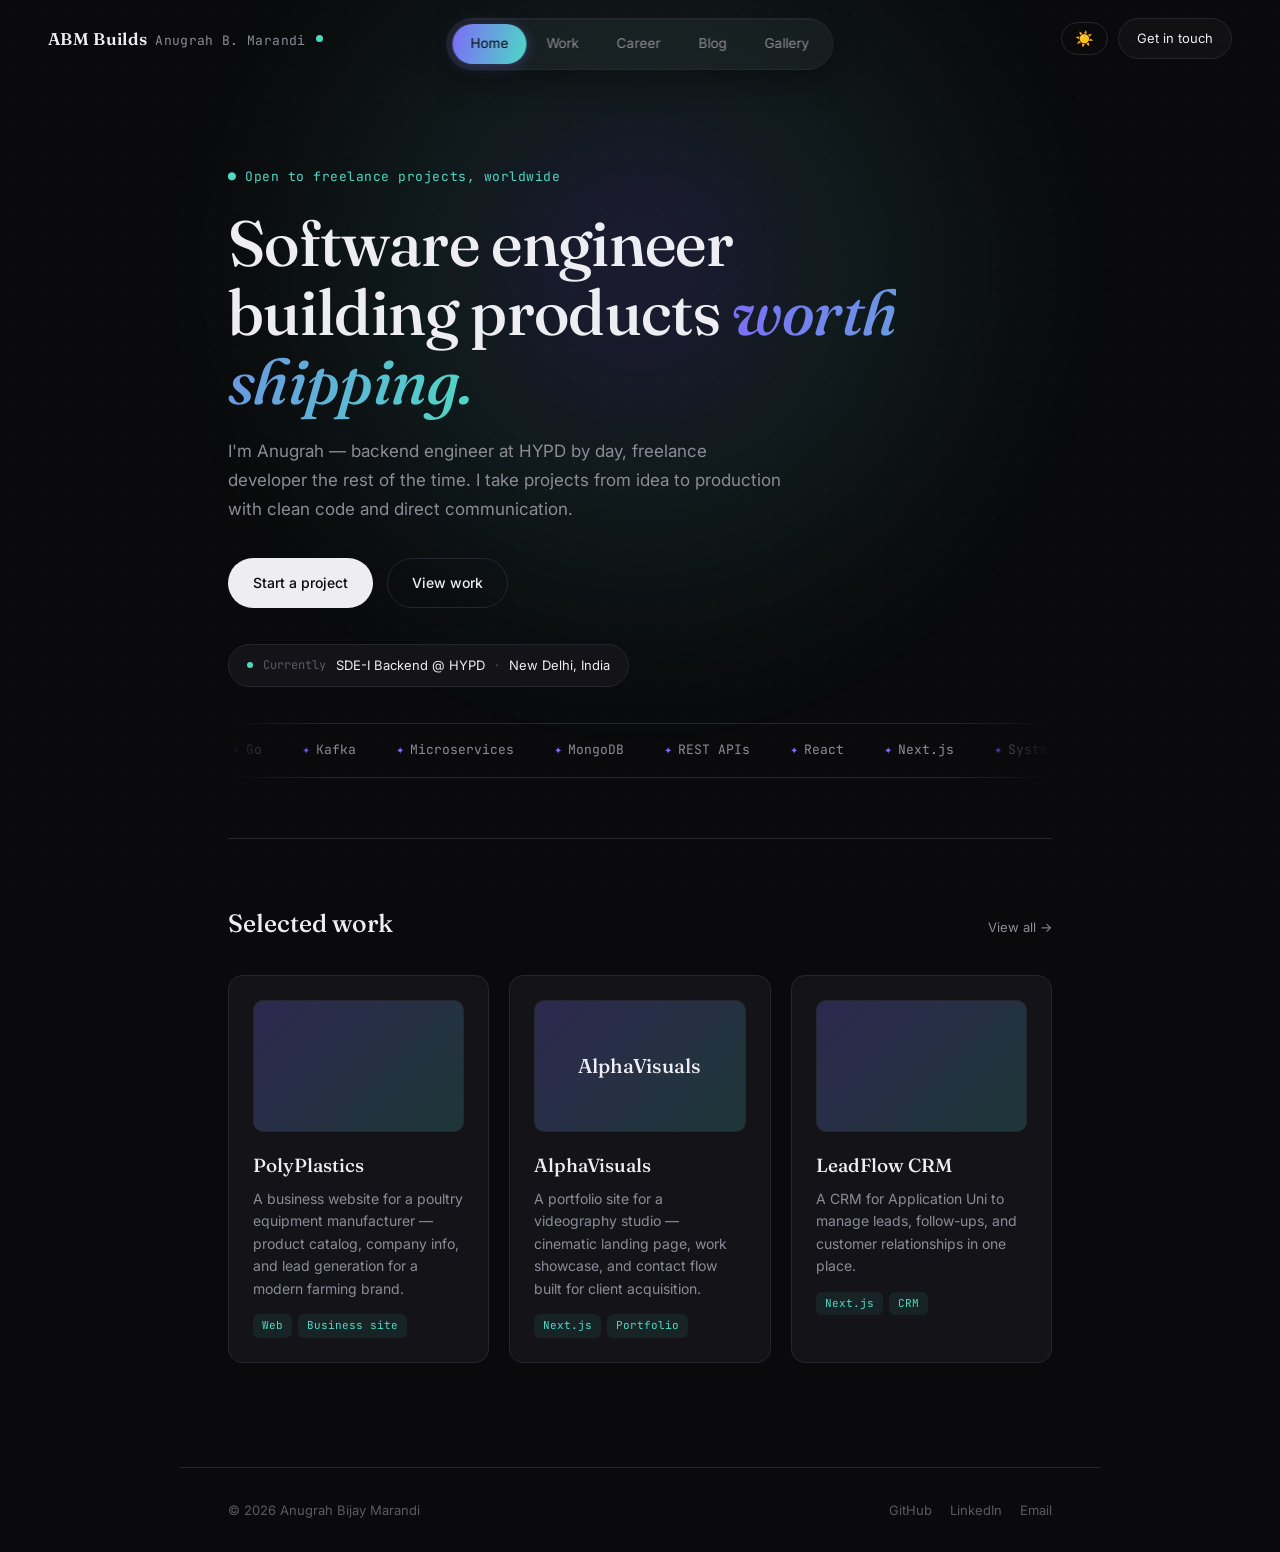
<file: index.html>
<!DOCTYPE html>
<html lang="en">
<head>
<meta charset="UTF-8">
<meta name="viewport" content="width=device-width, initial-scale=1.0">
<title>ABM Builds — Anugrah Bijay Marandi</title>
<meta name="description" content="Anugrah Bijay Marandi — Software Engineer at HYPD and freelance developer. Backend systems, web builds, and everything in between.">
<link rel="preconnect" href="https://fonts.googleapis.com">
<link rel="preconnect" href="https://fonts.gstatic.com" crossorigin>
<link href="https://fonts.googleapis.com/css2?family=Fraunces:ital,opsz,wght@0,9..144,400;0,9..144,500;0,9..144,600;1,9..144,500&family=Inter:wght@400;500;600&family=JetBrains+Mono:wght@400;500&display=swap" rel="stylesheet">
<link rel="icon" href="favicon.svg" type="image/svg+xml">
<meta property="og:title" content="ABM Builds — Anugrah Bijay Marandi">
<meta property="og:description" content="Backend engineer at HYPD &amp; freelance dev. Building products worth shipping.">
<meta property="og:type" content="website">
<meta property="og:url" content="https://abm-builds.vercel.app/">
<meta name="twitter:card" content="summary">
<meta name="twitter:title" content="ABM Builds">
<meta name="twitter:description" content="Backend engineer at HYPD &amp; freelance dev.">
<link rel="stylesheet" href="css/style.css">
<script>document.documentElement.setAttribute("data-theme",localStorage.getItem("abm-theme")||"dark");</script>
</head>
<body>

<div class="bg-glow"></div>

<nav>
  <div class="nav-left">
    <a class="logo" href="index.html">ABM Builds<span>Anugrah B. Marandi</span></a>
    <span class="status-dot" title="Open to freelance work"></span>
  </div>
  <button class="nav-toggle" aria-label="Toggle menu">☰</button>
  <div class="nav-links">
    <a href="index.html" class="active">Home</a>
    <a href="work.html">Work</a>
    <a href="about.html">Career</a>
    <a href="blog.html">Blog</a>
    <a href="gallery.html">Gallery</a>
  </div>
  <div class="nav-right">
    <button class="theme-toggle" aria-label="Toggle theme" title="Toggle light/dark">☀️</button>
    <a class="nav-cta" href="contact.html">Get in touch</a>
  </div>
</nav>

<main>

  <div class="hero">
    <div class="eyebrow">● Open to freelance projects, worldwide</div>
    <h1>Software engineer<br>building products <em>worth shipping.</em></h1>
    <p class="lead">I'm Anugrah — backend engineer at HYPD by day, freelance developer the rest of the time. I take projects from idea to production with clean code and direct communication.</p>
    <div class="hero-actions">
      <a class="btn btn-primary" href="contact.html">Start a project</a>
      <a class="btn btn-ghost" href="work.html">View work</a>
    </div>

    <div class="currently-badge">
      <span class="badge-dot"></span>
      <span class="badge-label">Currently</span>
      <span class="badge-value">SDE-I Backend @ HYPD</span>
      <span class="badge-sep">·</span>
      <span class="badge-value">New Delhi, India</span>
    </div>

    <div class="marquee-wrap">
      <div class="marquee-track">
        <span>Go</span><span>Kafka</span><span>Microservices</span><span>MongoDB</span><span>REST APIs</span><span>React</span><span>Next.js</span><span>System Design</span><span>JavaScript</span>
        <span>Go</span><span>Kafka</span><span>Microservices</span><span>MongoDB</span><span>REST APIs</span><span>React</span><span>Next.js</span><span>System Design</span><span>JavaScript</span>
      </div>
    </div>
  </div>

  <div class="section-block">
    <div class="section-head">
      <h2>Selected work</h2>
      <a href="work.html">View all →</a>
    </div>
    <div class="preview-grid">
      <a class="card" href="https://www.polypoultry.com/" target="_blank" rel="noopener">
        <div class="card-thumb logo-tile">
          <img src="https://www.polypoultry.com/images/logo.png" alt="PolyPlastics logo" onerror="this.parentElement.classList.add('gradient-tile'); this.remove(); this.parentElement.innerHTML='PolyPlastics';">
        </div>
        <h3>PolyPlastics</h3>
        <p>A business website for a poultry equipment manufacturer — product catalog, company info, and lead generation for a modern farming brand.</p>
        <div class="card-tags">
          <span class="mini-tag">Web</span>
          <span class="mini-tag">Business site</span>
        </div>
      </a>
      <a class="card" href="https://alphavisuals.vercel.app/" target="_blank" rel="noopener">
        <div class="card-thumb gradient-tile">AlphaVisuals</div>
        <h3>AlphaVisuals</h3>
        <p>A portfolio site for a videography studio — cinematic landing page, work showcase, and contact flow built for client acquisition.</p>
        <div class="card-tags">
          <span class="mini-tag">Next.js</span>
          <span class="mini-tag">Portfolio</span>
        </div>
      </a>
      <a class="card" href="https://leadflow-crm.vercel.app/" target="_blank" rel="noopener">
        <div class="card-thumb logo-tile">
          <img src="https://leadflow-crm.vercel.app/logo.png" alt="LeadFlow CRM logo" onerror="this.parentElement.classList.add('gradient-tile'); this.remove(); this.parentElement.innerHTML='LeadFlow';">
        </div>
        <h3>LeadFlow CRM</h3>
        <p>A CRM for Application Uni to manage leads, follow-ups, and customer relationships in one place.</p>
        <div class="card-tags">
          <span class="mini-tag">Next.js</span>
          <span class="mini-tag">CRM</span>
        </div>
      </a>
    </div>
  </div>

</main>

<footer>
  <span>© 2026 Anugrah Bijay Marandi</span>
  <div class="socials">
    <a href="https://github.com/abm-builds" target="_blank" rel="noopener">GitHub</a>
    <a href="https://www.linkedin.com/in/anugrah-b-a963501b3/" target="_blank" rel="noopener">LinkedIn</a>
    <a href="mailto:freelance.work.abm@gmail.com">Email</a>
  </div>
</footer>

<script src="js/main.js"></script>
</body>
</html>
</file>
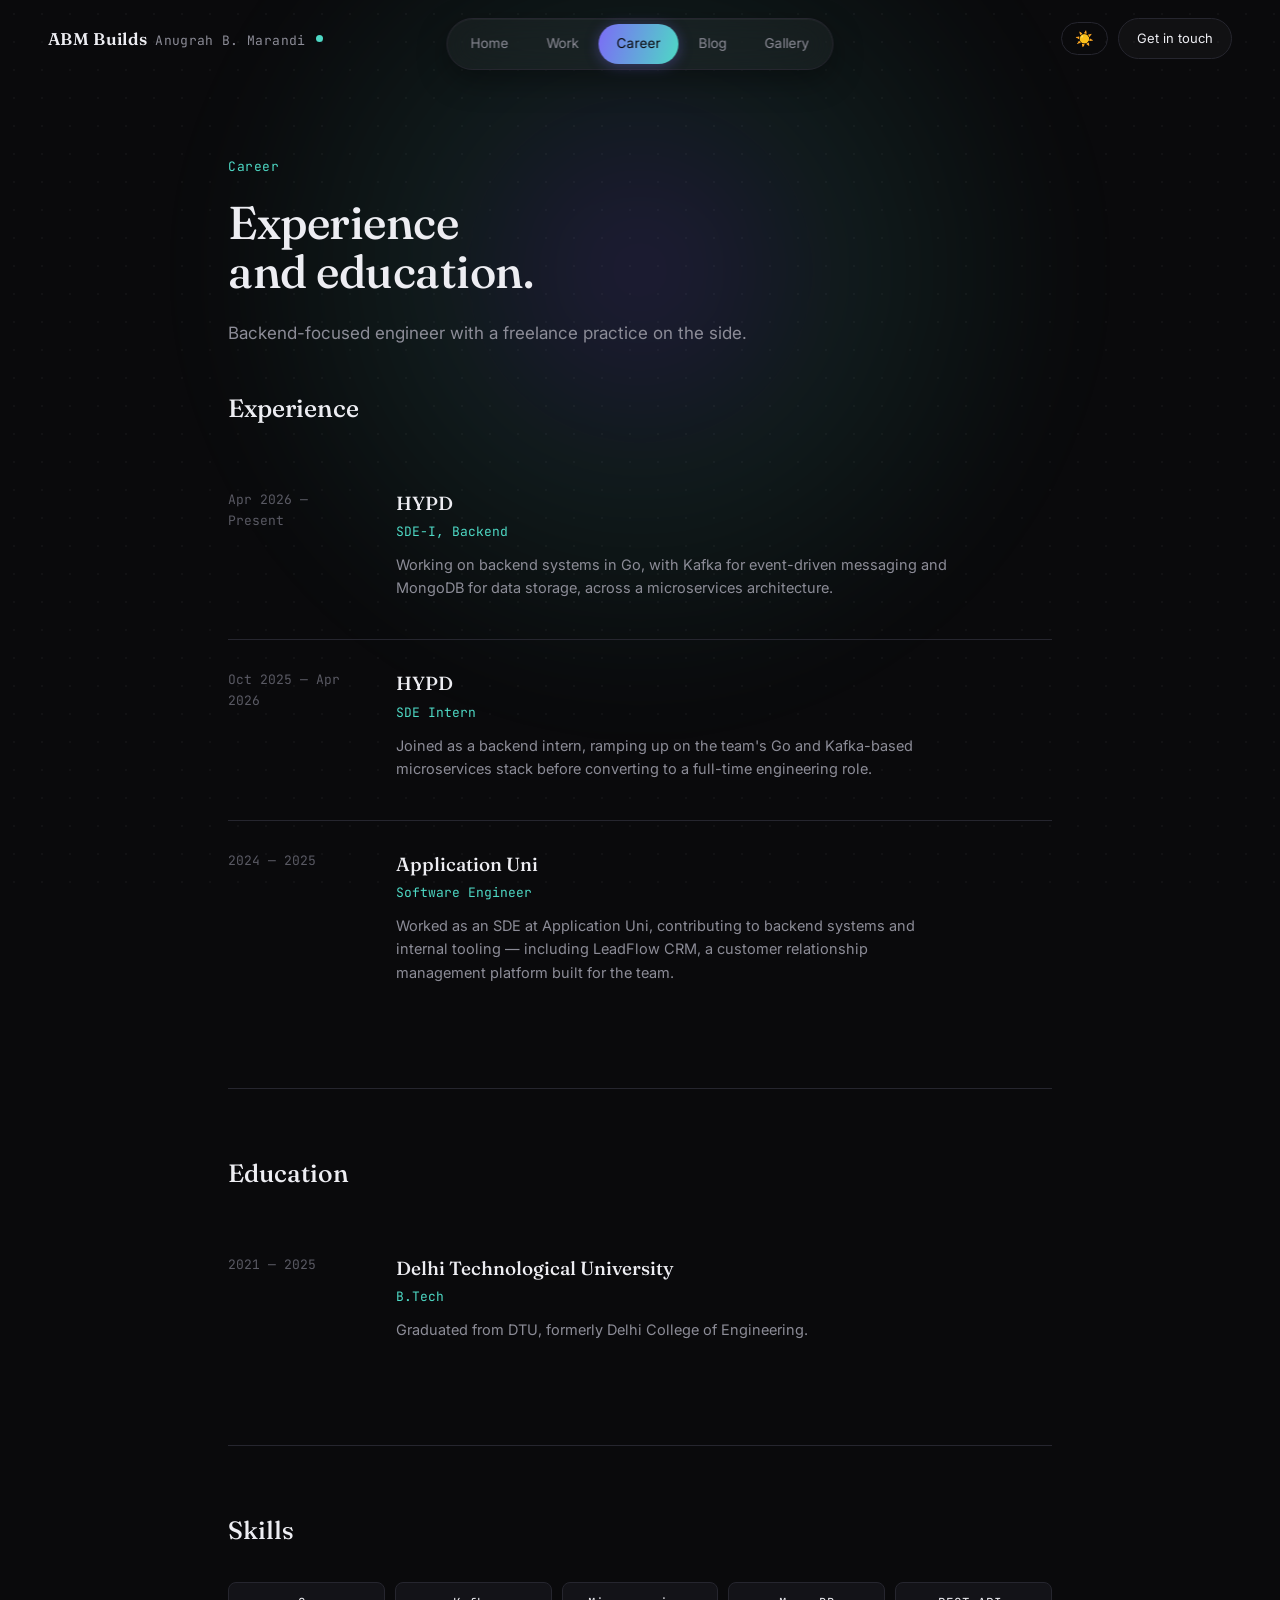
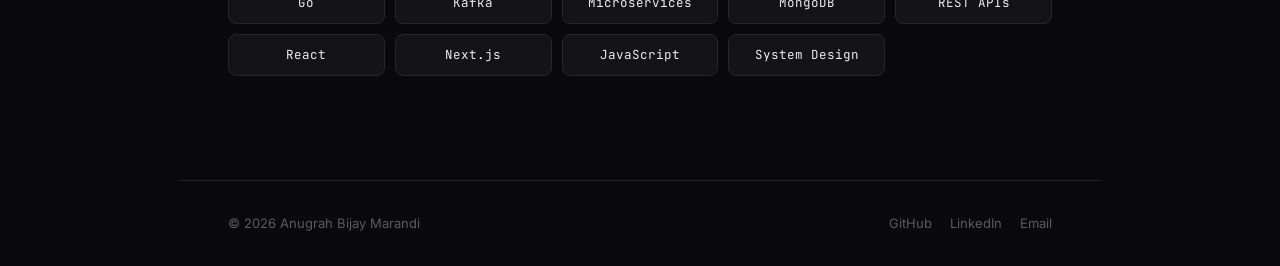
<file: about.html>
<!DOCTYPE html>
<html lang="en">
<head>
<meta charset="UTF-8">
<meta name="viewport" content="width=device-width, initial-scale=1.0">
<title>Career — ABM Builds</title>
<link rel="preconnect" href="https://fonts.googleapis.com">
<link rel="preconnect" href="https://fonts.gstatic.com" crossorigin>
<link href="https://fonts.googleapis.com/css2?family=Fraunces:ital,opsz,wght@0,9..144,400;0,9..144,500;0,9..144,600;1,9..144,500&family=Inter:wght@400;500;600&family=JetBrains+Mono:wght@400;500&display=swap" rel="stylesheet">
<link rel="icon" href="favicon.svg" type="image/svg+xml">
<link rel="stylesheet" href="css/style.css">
<script>document.documentElement.setAttribute("data-theme",localStorage.getItem("abm-theme")||"dark");</script>
</head>
<body>

<div class="bg-glow"></div>

<nav>
  <div class="nav-left">
    <a class="logo" href="index.html">ABM Builds<span>Anugrah B. Marandi</span></a>
    <span class="status-dot" title="Open to freelance work"></span>
  </div>
  <button class="nav-toggle" aria-label="Toggle menu">☰</button>
  <div class="nav-links">
    <a href="index.html">Home</a>
    <a href="work.html">Work</a>
    <a href="about.html" class="active">Career</a>
    <a href="blog.html">Blog</a>
    <a href="gallery.html">Gallery</a>
  </div>
  <div class="nav-right">
    <button class="theme-toggle" aria-label="Toggle theme" title="Toggle light/dark">☀️</button>
    <a class="nav-cta" href="contact.html">Get in touch</a>
  </div>
</nav>

<main>
  <div class="hero" style="padding:80px 0 40px;">
    <div class="eyebrow">Career</div>
    <h1 style="font-size:clamp(32px,5vw,46px);">Experience<br>and education.</h1>
    <p class="lead">Backend-focused engineer with a freelance practice on the side.</p>
  </div>

  <div class="section-block" style="border-top:none; padding-top:0;">
    <div class="section-head"><h2>Experience</h2></div>
    <div class="timeline">
      <div class="timeline-item">
        <div class="timeline-date">Apr 2026 — Present</div>
        <div class="timeline-content">
          <h3>HYPD</h3>
          <div class="timeline-role">SDE-I, Backend</div>
          <p>Working on backend systems in Go, with Kafka for event-driven messaging and MongoDB for data storage, across a microservices architecture.</p>
        </div>
      </div>
      <div class="timeline-item">
        <div class="timeline-date">Oct 2025 — Apr 2026</div>
        <div class="timeline-content">
          <h3>HYPD</h3>
          <div class="timeline-role">SDE Intern</div>
          <p>Joined as a backend intern, ramping up on the team's Go and Kafka-based microservices stack before converting to a full-time engineering role.</p>
        </div>
      </div>
      <div class="timeline-item">
        <div class="timeline-date">2024 — 2025</div>
        <div class="timeline-content">
          <h3>Application Uni</h3>
          <div class="timeline-role">Software Engineer</div>
          <p>Worked as an SDE at Application Uni, contributing to backend systems and internal tooling — including LeadFlow CRM, a customer relationship management platform built for the team.</p>
        </div>
      </div>
    </div>
  </div>

  <div class="section-block">
    <div class="section-head"><h2>Education</h2></div>
    <div class="timeline">
      <div class="timeline-item">
        <div class="timeline-date">2021 — 2025</div>
        <div class="timeline-content">
          <h3>Delhi Technological University</h3>
          <div class="timeline-role">B.Tech</div>
          <p>Graduated from DTU, formerly Delhi College of Engineering.</p>
        </div>
      </div>
    </div>
  </div>

  <div class="section-block">
    <div class="section-head"><h2>Skills</h2></div>
    <div class="skills-grid">
      <div class="skill-chip">Go</div>
      <div class="skill-chip">Kafka</div>
      <div class="skill-chip">Microservices</div>
      <div class="skill-chip">MongoDB</div>
      <div class="skill-chip">REST APIs</div>
      <div class="skill-chip">React</div>
      <div class="skill-chip">Next.js</div>
      <div class="skill-chip">JavaScript</div>
      <div class="skill-chip">System Design</div>
    </div>
  </div>
</main>

<footer>
  <span>© 2026 Anugrah Bijay Marandi</span>
  <div class="socials">
    <a href="https://github.com/abm-builds" target="_blank" rel="noopener">GitHub</a>
    <a href="https://www.linkedin.com/in/anugrah-b-a963501b3/" target="_blank" rel="noopener">LinkedIn</a>
    <a href="mailto:freelance.work.abm@gmail.com">Email</a>
  </div>
</footer>

<script src="js/main.js"></script>
</body>
</html>
</file>
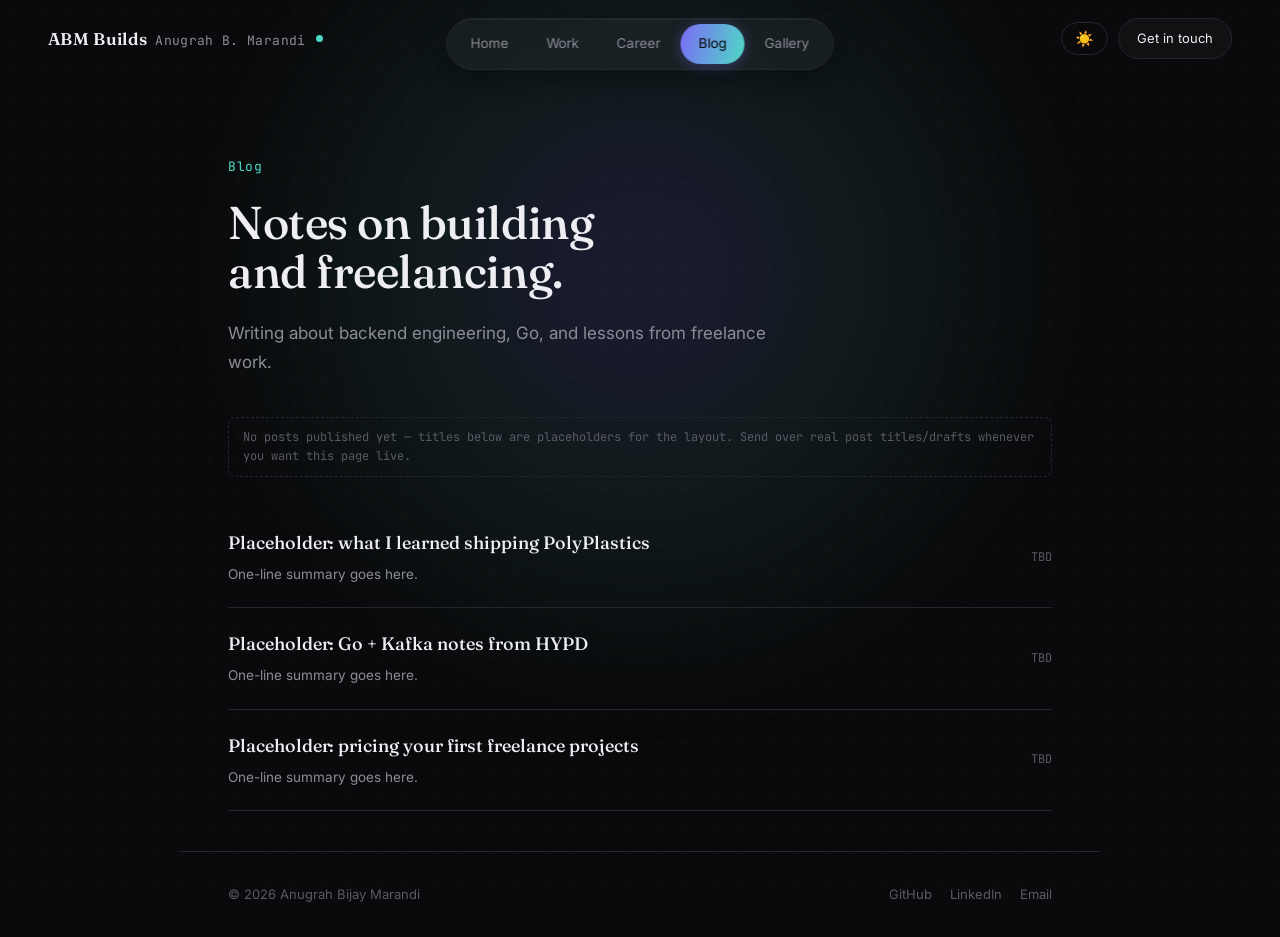
<file: blog.html>
<!DOCTYPE html>
<html lang="en">
<head>
<meta charset="UTF-8">
<meta name="viewport" content="width=device-width, initial-scale=1.0">
<title>Blog — ABM Builds</title>
<link rel="preconnect" href="https://fonts.googleapis.com">
<link rel="preconnect" href="https://fonts.gstatic.com" crossorigin>
<link href="https://fonts.googleapis.com/css2?family=Fraunces:ital,opsz,wght@0,9..144,400;0,9..144,500;0,9..144,600;1,9..144,500&family=Inter:wght@400;500;600&family=JetBrains+Mono:wght@400;500&display=swap" rel="stylesheet">
<link rel="icon" href="favicon.svg" type="image/svg+xml">
<link rel="stylesheet" href="css/style.css">
<script>document.documentElement.setAttribute("data-theme",localStorage.getItem("abm-theme")||"dark");</script>
</head>
<body>

<div class="bg-glow"></div>

<nav>
  <div class="nav-left">
    <a class="logo" href="index.html">ABM Builds<span>Anugrah B. Marandi</span></a>
    <span class="status-dot" title="Open to freelance work"></span>
  </div>
  <button class="nav-toggle" aria-label="Toggle menu">☰</button>
  <div class="nav-links">
    <a href="index.html">Home</a>
    <a href="work.html">Work</a>
    <a href="about.html">Career</a>
    <a href="blog.html" class="active">Blog</a>
    <a href="gallery.html">Gallery</a>
  </div>
  <div class="nav-right">
    <button class="theme-toggle" aria-label="Toggle theme" title="Toggle light/dark">☀️</button>
    <a class="nav-cta" href="contact.html">Get in touch</a>
  </div>
</nav>

<main>
  <div class="hero" style="padding:80px 0 40px;">
    <div class="eyebrow">Blog</div>
    <h1 style="font-size:clamp(32px,5vw,46px);">Notes on building<br>and freelancing.</h1>
    <p class="lead">Writing about backend engineering, Go, and lessons from freelance work.</p>
  </div>

  <div class="placeholder-note">No posts published yet — titles below are placeholders for the layout. Send over real post titles/drafts whenever you want this page live.</div>

  <div class="blog-list">
    <div class="blog-row">
      <div><h3>Placeholder: what I learned shipping PolyPlastics</h3><p>One-line summary goes here.</p></div>
      <span class="blog-date">TBD</span>
    </div>
    <div class="blog-row">
      <div><h3>Placeholder: Go + Kafka notes from HYPD</h3><p>One-line summary goes here.</p></div>
      <span class="blog-date">TBD</span>
    </div>
    <div class="blog-row">
      <div><h3>Placeholder: pricing your first freelance projects</h3><p>One-line summary goes here.</p></div>
      <span class="blog-date">TBD</span>
    </div>
  </div>
</main>

<footer>
  <span>© 2026 Anugrah Bijay Marandi</span>
  <div class="socials">
    <a href="https://github.com/abm-builds" target="_blank" rel="noopener">GitHub</a>
    <a href="https://www.linkedin.com/in/anugrah-b-a963501b3/" target="_blank" rel="noopener">LinkedIn</a>
    <a href="mailto:freelance.work.abm@gmail.com">Email</a>
  </div>
</footer>

<script src="js/main.js"></script>
</body>
</html>
</file>
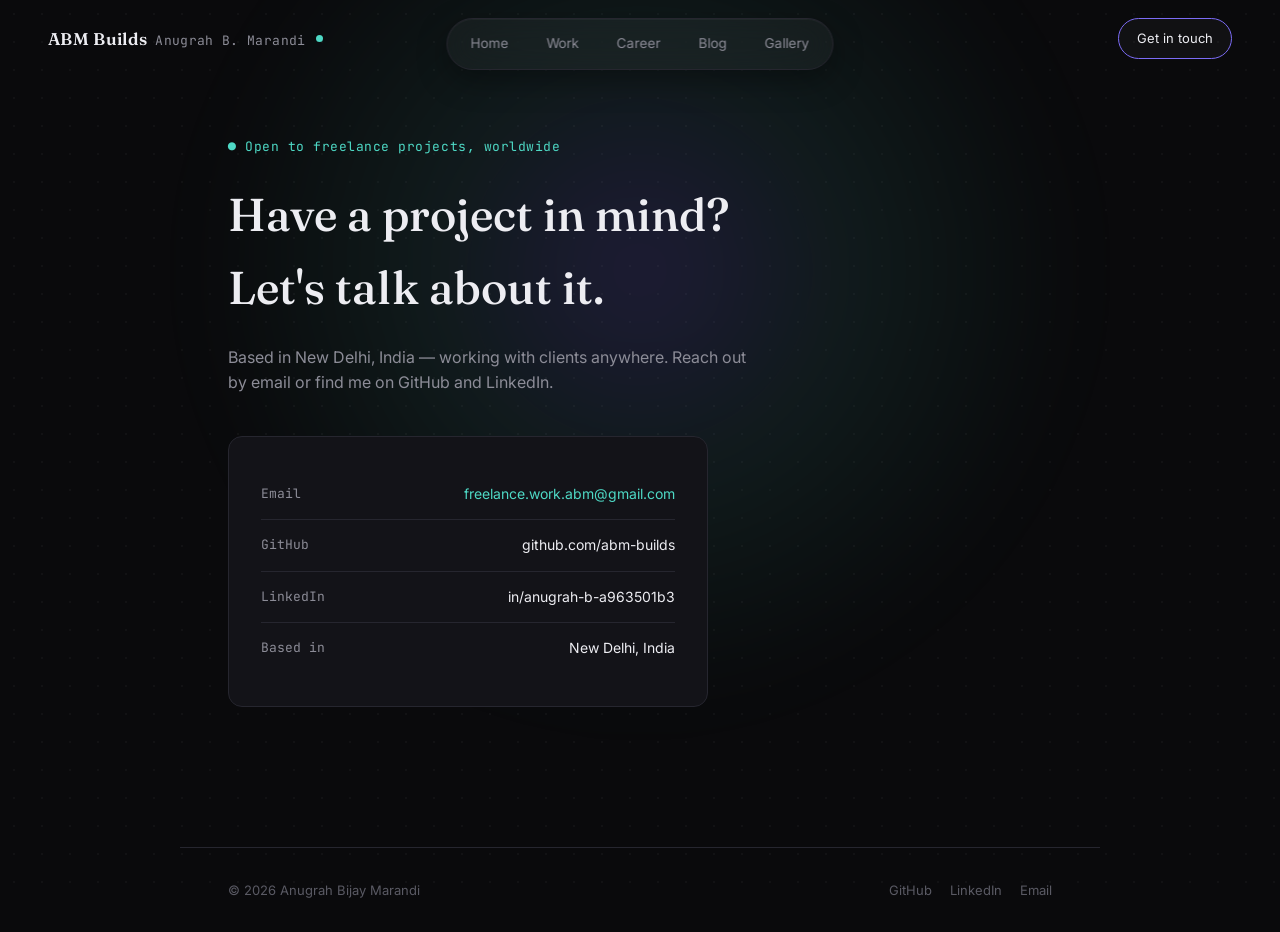
<file: contact.html>
<!DOCTYPE html>
<html lang="en">
<head>
<meta charset="UTF-8">
<meta name="viewport" content="width=device-width, initial-scale=1.0">
<title>Contact — ABM Builds</title>
<link rel="preconnect" href="https://fonts.googleapis.com">
<link rel="preconnect" href="https://fonts.gstatic.com" crossorigin>
<link href="https://fonts.googleapis.com/css2?family=Fraunces:ital,opsz,wght@0,9..144,400;0,9..144,500;0,9..144,600;1,9..144,500&family=Inter:wght@400;500;600&family=JetBrains+Mono:wght@400;500&display=swap" rel="stylesheet">
<link rel="icon" href="favicon.svg" type="image/svg+xml">
<link rel="stylesheet" href="css/style.css">
<script>document.documentElement.setAttribute("data-theme",localStorage.getItem("abm-theme")||"dark");</script>
</head>
<body>

<div class="bg-glow"></div>

<nav>
  <div class="nav-left">
    <a class="logo" href="index.html">ABM Builds<span>Anugrah B. Marandi</span></a>
    <span class="status-dot" title="Open to freelance work"></span>
  </div>
  <button class="nav-toggle" aria-label="Toggle menu">☰</button>
  <div class="nav-links">
    <a href="index.html">Home</a>
    <a href="work.html">Work</a>
    <a href="about.html">Career</a>
    <a href="blog.html">Blog</a>
    <a href="gallery.html">Gallery</a>
  </div>
  <a class="nav-cta" href="contact.html" style="border-color:var(--accent-1);">Get in touch</a>
</nav>

<main>
  <div class="contact-wrap">
    <div class="eyebrow">● Open to freelance projects, worldwide</div>
    <h2>Have a project in mind?<br>Let's talk about it.</h2>
    <p class="lead">Based in New Delhi, India — working with clients anywhere. Reach out by email or find me on GitHub and LinkedIn.</p>
    <div class="contact-card">
      <div class="contact-row">
        <span>Email</span>
        <a href="mailto:freelance.work.abm@gmail.com" style="color:var(--accent-2);">freelance.work.abm@gmail.com</a>
      </div>
      <div class="contact-row">
        <span>GitHub</span>
        <a href="https://github.com/abm-builds" target="_blank" rel="noopener">github.com/abm-builds</a>
      </div>
      <div class="contact-row">
        <span>LinkedIn</span>
        <a href="https://www.linkedin.com/in/anugrah-b-a963501b3/" target="_blank" rel="noopener">in/anugrah-b-a963501b3</a>
      </div>
      <div class="contact-row">
        <span>Based in</span>
        <span>New Delhi, India</span>
      </div>
    </div>
  </div>
</main>

<footer>
  <span>© 2026 Anugrah Bijay Marandi</span>
  <div class="socials">
    <a href="https://github.com/abm-builds" target="_blank" rel="noopener">GitHub</a>
    <a href="https://www.linkedin.com/in/anugrah-b-a963501b3/" target="_blank" rel="noopener">LinkedIn</a>
    <a href="mailto:freelance.work.abm@gmail.com">Email</a>
  </div>
</footer>

<script src="js/main.js"></script>
</body>
</html>
</file>
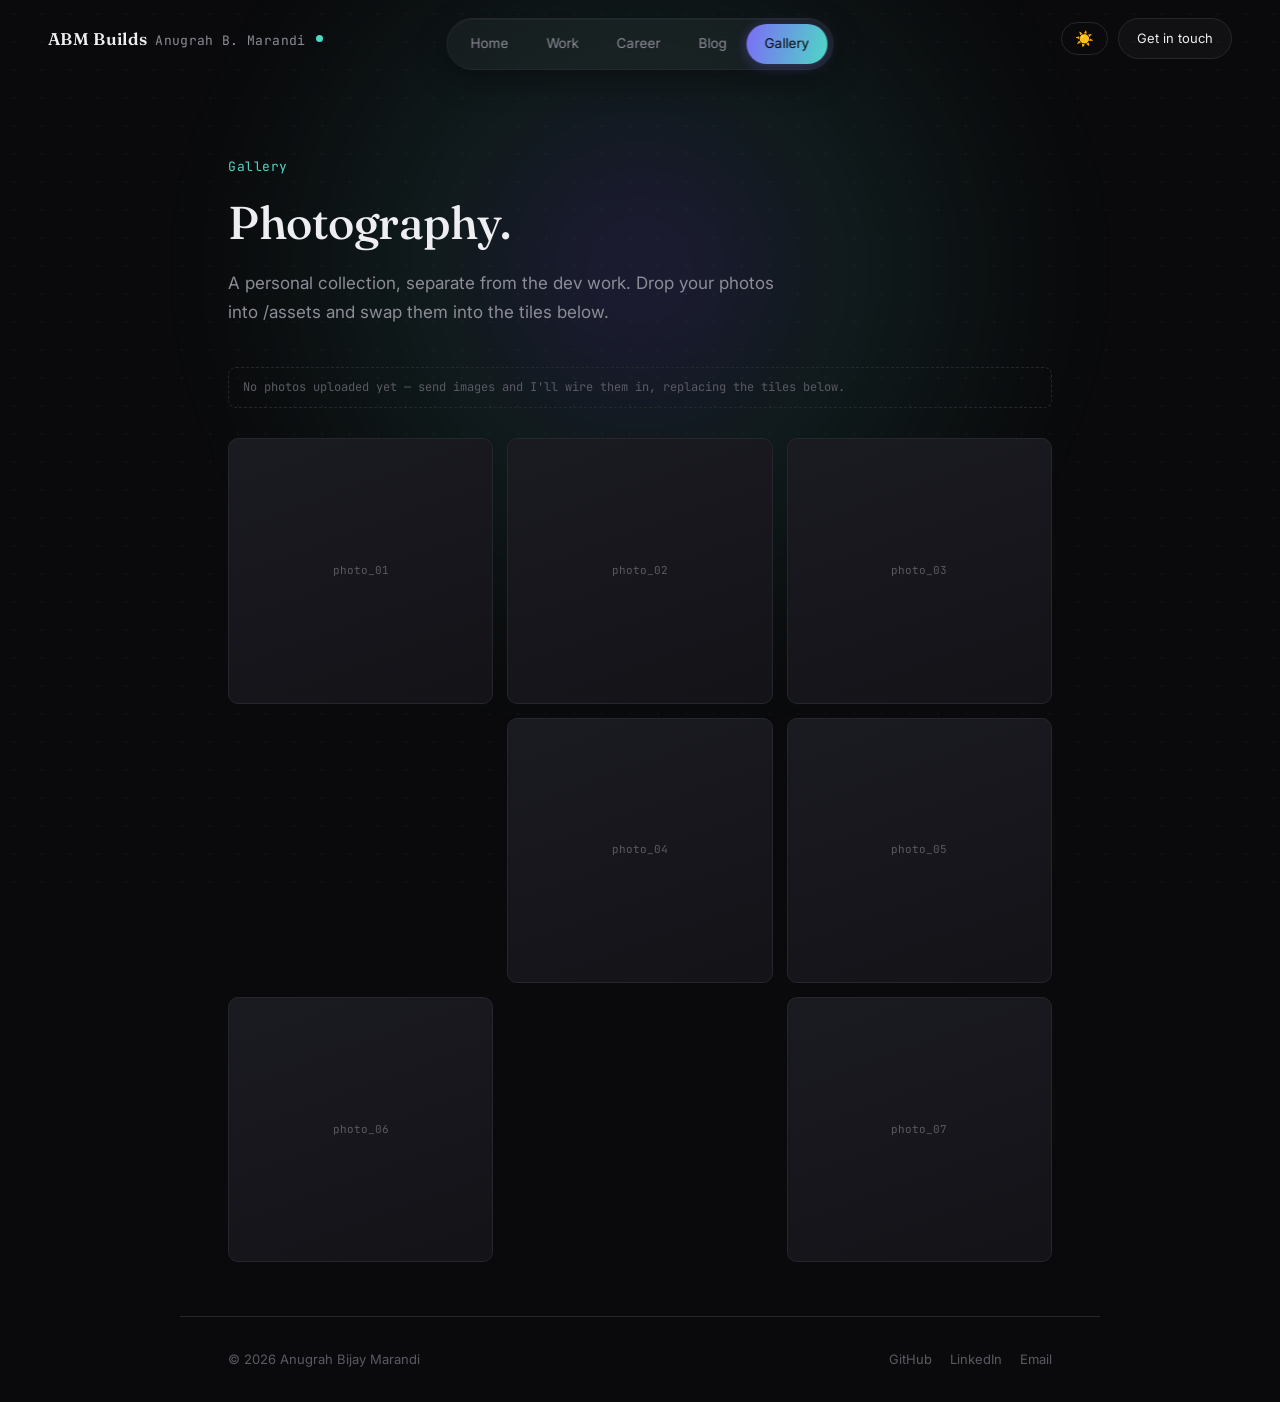
<file: gallery.html>
<!DOCTYPE html>
<html lang="en">
<head>
<meta charset="UTF-8">
<meta name="viewport" content="width=device-width, initial-scale=1.0">
<title>Gallery — ABM Builds</title>
<link rel="preconnect" href="https://fonts.googleapis.com">
<link rel="preconnect" href="https://fonts.gstatic.com" crossorigin>
<link href="https://fonts.googleapis.com/css2?family=Fraunces:ital,opsz,wght@0,9..144,400;0,9..144,500;0,9..144,600;1,9..144,500&family=Inter:wght@400;500;600&family=JetBrains+Mono:wght@400;500&display=swap" rel="stylesheet">
<link rel="icon" href="favicon.svg" type="image/svg+xml">
<link rel="stylesheet" href="css/style.css">
<script>document.documentElement.setAttribute("data-theme",localStorage.getItem("abm-theme")||"dark");</script>
</head>
<body>

<div class="bg-glow"></div>

<nav>
  <div class="nav-left">
    <a class="logo" href="index.html">ABM Builds<span>Anugrah B. Marandi</span></a>
    <span class="status-dot" title="Open to freelance work"></span>
  </div>
  <button class="nav-toggle" aria-label="Toggle menu">☰</button>
  <div class="nav-links">
    <a href="index.html">Home</a>
    <a href="work.html">Work</a>
    <a href="about.html">Career</a>
    <a href="blog.html">Blog</a>
    <a href="gallery.html" class="active">Gallery</a>
  </div>
  <div class="nav-right">
    <button class="theme-toggle" aria-label="Toggle theme" title="Toggle light/dark">☀️</button>
    <a class="nav-cta" href="contact.html">Get in touch</a>
  </div>
</nav>

<main>
  <div class="hero" style="padding:80px 0 40px;">
    <div class="eyebrow">Gallery</div>
    <h1 style="font-size:clamp(32px,5vw,46px);">Photography.</h1>
    <p class="lead">A personal collection, separate from the dev work. Drop your photos into /assets and swap them into the tiles below.</p>
  </div>

  <div class="placeholder-note">No photos uploaded yet — send images and I'll wire them in, replacing the tiles below.</div>

  <div class="gallery-grid">
    <div class="gallery-item">photo_01</div>
    <div class="gallery-item">photo_02</div>
    <div class="gallery-item">photo_03</div>
    <div class="gallery-item">photo_04</div>
    <div class="gallery-item">photo_05</div>
    <div class="gallery-item">photo_06</div>
    <div class="gallery-item">photo_07</div>
  </div>
</main>

<footer>
  <span>© 2026 Anugrah Bijay Marandi</span>
  <div class="socials">
    <a href="https://github.com/abm-builds" target="_blank" rel="noopener">GitHub</a>
    <a href="https://www.linkedin.com/in/anugrah-b-a963501b3/" target="_blank" rel="noopener">LinkedIn</a>
    <a href="mailto:freelance.work.abm@gmail.com">Email</a>
  </div>
</footer>

<script src="js/main.js"></script>
</body>
</html>
</file>
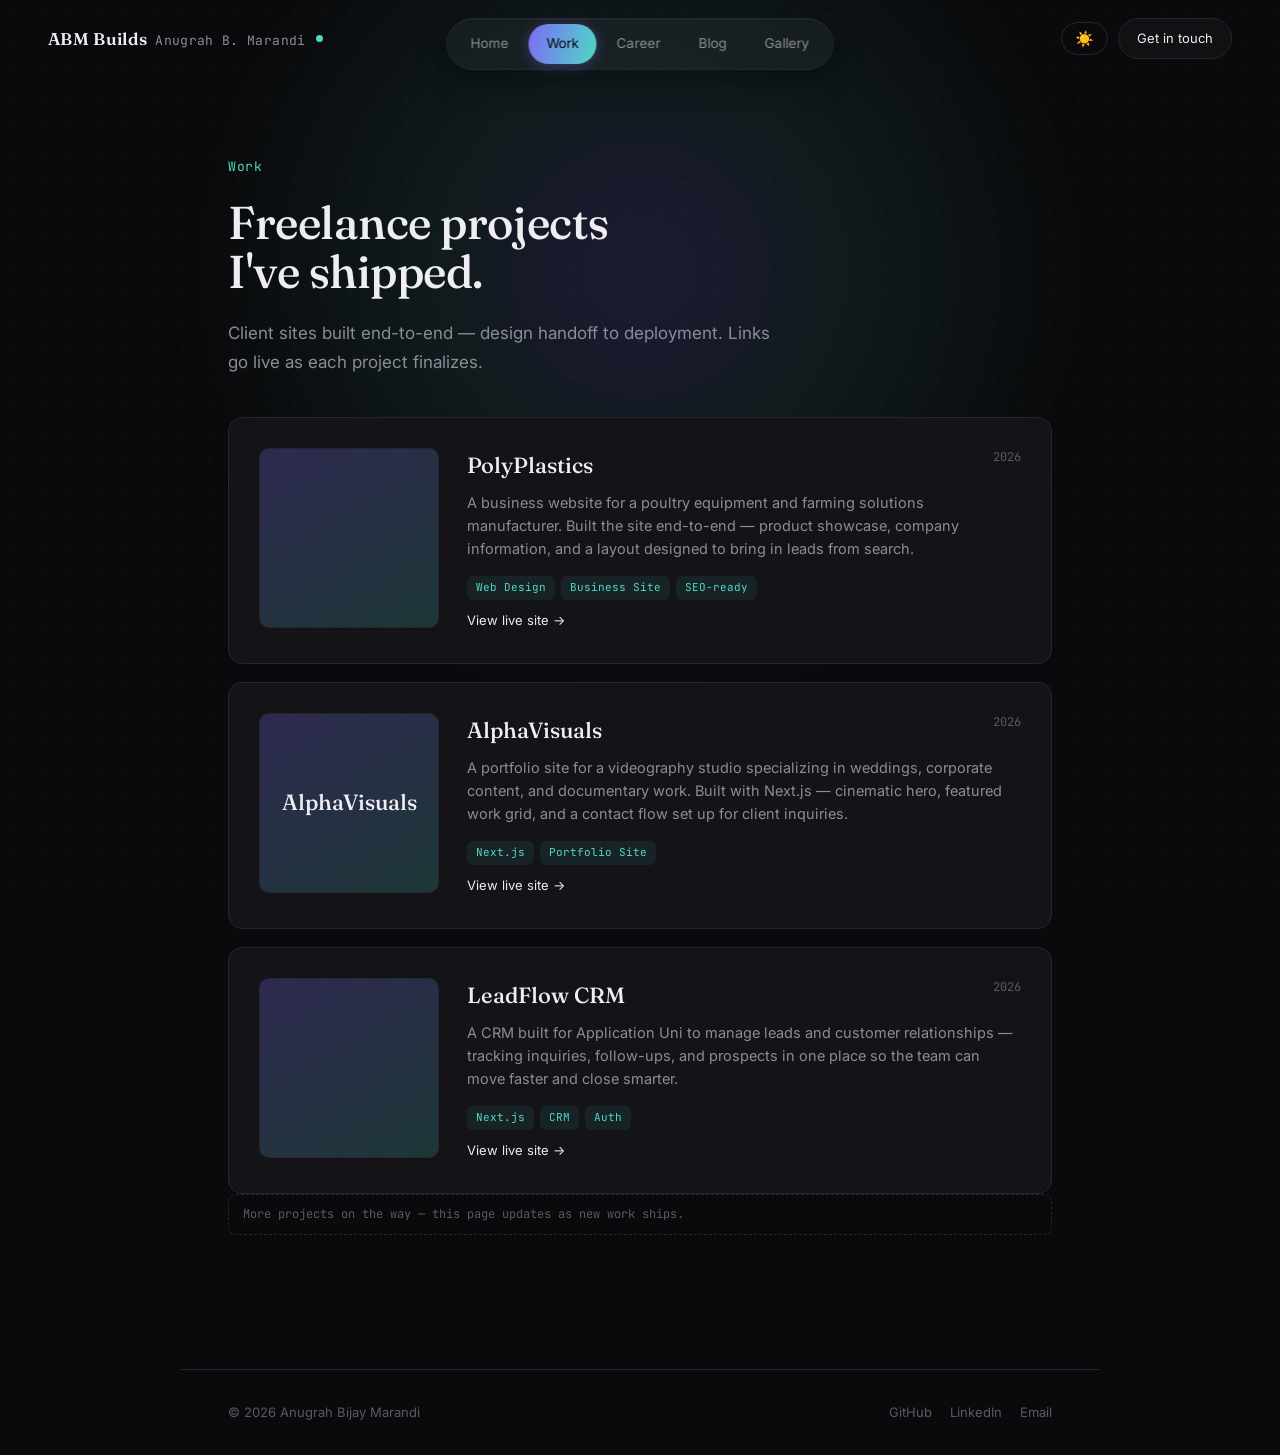
<file: work.html>
<!DOCTYPE html>
<html lang="en">
<head>
<meta charset="UTF-8">
<meta name="viewport" content="width=device-width, initial-scale=1.0">
<title>Work — ABM Builds</title>
<link rel="preconnect" href="https://fonts.googleapis.com">
<link rel="preconnect" href="https://fonts.gstatic.com" crossorigin>
<link href="https://fonts.googleapis.com/css2?family=Fraunces:ital,opsz,wght@0,9..144,400;0,9..144,500;0,9..144,600;1,9..144,500&family=Inter:wght@400;500;600&family=JetBrains+Mono:wght@400;500&display=swap" rel="stylesheet">
<link rel="icon" href="favicon.svg" type="image/svg+xml">
<link rel="stylesheet" href="css/style.css">
<script>document.documentElement.setAttribute("data-theme",localStorage.getItem("abm-theme")||"dark");</script>
</head>
<body>

<div class="bg-glow"></div>

<nav>
  <div class="nav-left">
    <a class="logo" href="index.html">ABM Builds<span>Anugrah B. Marandi</span></a>
    <span class="status-dot" title="Open to freelance work"></span>
  </div>
  <button class="nav-toggle" aria-label="Toggle menu">☰</button>
  <div class="nav-links">
    <a href="index.html">Home</a>
    <a href="work.html" class="active">Work</a>
    <a href="about.html">Career</a>
    <a href="blog.html">Blog</a>
    <a href="gallery.html">Gallery</a>
  </div>
  <div class="nav-right">
    <button class="theme-toggle" aria-label="Toggle theme" title="Toggle light/dark">☀️</button>
    <a class="nav-cta" href="contact.html">Get in touch</a>
  </div>
</nav>

<main>
  <div class="hero" style="padding:80px 0 40px;">
    <div class="eyebrow">Work</div>
    <h1 style="font-size:clamp(32px,5vw,46px);">Freelance projects<br>I've shipped.</h1>
    <p class="lead">Client sites built end-to-end — design handoff to deployment. Links go live as each project finalizes.</p>
  </div>

  <div class="work-list">
    <div class="work-card">
      <div class="work-thumb logo-tile">
        <img src="https://www.polypoultry.com/images/logo.png" alt="PolyPlastics" onerror="this.parentElement.className='work-thumb gradient-tile'; this.remove(); this.parentElement.innerHTML='PolyPlastics';">
      </div>
      <div>
        <div class="work-meta">
          <h3>PolyPlastics</h3>
          <span class="work-year">2026</span>
        </div>
        <p>A business website for a poultry equipment and farming solutions manufacturer. Built the site end-to-end — product showcase, company information, and a layout designed to bring in leads from search.</p>
        <div class="card-tags">
          <span class="mini-tag">Web Design</span>
          <span class="mini-tag">Business Site</span>
          <span class="mini-tag">SEO-ready</span>
        </div>
        <a class="view-link" href="https://www.polypoultry.com/" target="_blank" rel="noopener">View live site →</a>
      </div>
    </div>

    <div class="work-card">
      <div class="work-thumb gradient-tile">AlphaVisuals</div>
      <div>
        <div class="work-meta">
          <h3>AlphaVisuals</h3>
          <span class="work-year">2026</span>
        </div>
        <p>A portfolio site for a videography studio specializing in weddings, corporate content, and documentary work. Built with Next.js — cinematic hero, featured work grid, and a contact flow set up for client inquiries.</p>
        <div class="card-tags">
          <span class="mini-tag">Next.js</span>
          <span class="mini-tag">Portfolio Site</span>
        </div>
        <a class="view-link" href="https://alphavisuals.vercel.app/" target="_blank" rel="noopener">View live site →</a>
      </div>
    </div>

    <div class="work-card">
      <div class="work-thumb logo-tile">
        <img src="https://leadflow-crm.vercel.app/logo.png" alt="LeadFlow CRM" onerror="this.parentElement.className='work-thumb gradient-tile'; this.remove(); this.parentElement.innerHTML='LeadFlow';">
      </div>
      <div>
        <div class="work-meta">
          <h3>LeadFlow CRM</h3>
          <span class="work-year">2026</span>
        </div>
        <p>A CRM built for Application Uni to manage leads and customer relationships — tracking inquiries, follow-ups, and prospects in one place so the team can move faster and close smarter.</p>
        <div class="card-tags">
          <span class="mini-tag">Next.js</span>
          <span class="mini-tag">CRM</span>
          <span class="mini-tag">Auth</span>
        </div>
        <a class="view-link" href="https://leadflow-crm.vercel.app/" target="_blank" rel="noopener">View live site →</a>
      </div>
    </div>
  </div>

  <div class="section-block" style="border-top:none; padding-top:0;">
    <div class="placeholder-note">More projects on the way — this page updates as new work ships.</div>
  </div>
</main>

<footer>
  <span>© 2026 Anugrah Bijay Marandi</span>
  <div class="socials">
    <a href="https://github.com/abm-builds" target="_blank" rel="noopener">GitHub</a>
    <a href="https://www.linkedin.com/in/anugrah-b-a963501b3/" target="_blank" rel="noopener">LinkedIn</a>
    <a href="mailto:freelance.work.abm@gmail.com">Email</a>
  </div>
</footer>

<script src="js/main.js"></script>
</body>
</html>
</file>
<file: css/style.css>
:root{
  --bg:#0a0a0c;
  --surface:#131318;
  --surface-2:#1a1a21;
  --border:#26262f;
  --text:#ededf2;
  --text-muted:#8c8c97;
  --text-faint:#5a5a64;
  --accent-1:#7c6cf6;
  --accent-2:#4ed9c5;
  --radius:14px;
  --font-display:'Fraunces', serif;
  --font-body:'Inter', sans-serif;
  --font-mono:'JetBrains Mono', monospace;
}
[data-theme="light"]{
  --bg:#f5f4f0;
  --surface:#eceae4;
  --surface-2:#e2e0d9;
  --border:#cccac2;
  --text:#1a1a1f;
  --text-muted:#5a5a64;
  --text-faint:#9a9a9f;
}
[data-theme="light"] .bg-glow{
  background:radial-gradient(circle, rgba(124,108,246,0.12) 0%, rgba(78,217,197,0.06) 35%, transparent 70%);
}
[data-theme="light"] body::before{
  background-image:radial-gradient(circle, rgba(0,0,0,0.06) 1px, transparent 1px);
}
.theme-toggle{
  background:none; border:1px solid var(--border); border-radius:100px;
  padding:8px 13px; cursor:pointer; font-size:15px;
  transition:border-color 0.2s, background 0.2s; color:var(--text);
  line-height:1;
}
.theme-toggle:hover{border-color:var(--accent-1); background:rgba(124,108,246,0.08);}
*{box-sizing:border-box; margin:0; padding:0;}
html{scroll-behavior:smooth;}
body{
  background:var(--bg);
  color:var(--text);
  font-family:var(--font-body);
  line-height:1.6;
  -webkit-font-smoothing:antialiased;
}

/* subtle dot-grid texture */
body::before{
  content:''; position:fixed; inset:0; pointer-events:none; z-index:0;
  background-image:radial-gradient(circle, rgba(255,255,255,0.035) 1px, transparent 1px);
  background-size:28px 28px;
}
a{color:inherit; text-decoration:none;}
::selection{background:var(--accent-1); color:#0a0a0c;}

.bg-glow{
  position:fixed; top:-20%; left:50%; transform:translateX(-50%);
  width:900px; height:900px; pointer-events:none; z-index:0;
  background:radial-gradient(circle, rgba(124,108,246,0.18) 0%, rgba(78,217,197,0.08) 35%, transparent 70%);
  filter:blur(40px);
}

nav{
  position:sticky; top:0; z-index:50;
  display:flex; align-items:center; justify-content:space-between;
  padding:18px 48px;
  background:transparent;
}
.nav-left{display:flex; align-items:center; gap:10px;}
.logo{font-family:var(--font-display); font-weight:600; font-size:17px; letter-spacing:0.02em;}
.logo span{color:var(--text-muted); font-weight:400; font-size:13px; margin-left:8px; font-family:var(--font-mono);}
.status-dot{
  width:7px; height:7px; border-radius:50%; background:var(--accent-2);
  animation:pulse 2.2s infinite;
}
@keyframes pulse{
  0%{box-shadow:0 0 0 0 rgba(78,217,197,0.5);}
  70%{box-shadow:0 0 0 8px rgba(78,217,197,0);}
  100%{box-shadow:0 0 0 0 rgba(78,217,197,0);}
}
.nav-links{
  position:absolute; left:50%; top:18px; transform:translateX(-50%);
  display:flex; align-items:center; gap:2px; font-size:14px;
  background:rgba(255,255,255,0.04);
  border:1px solid var(--border);
  border-radius:100px;
  padding:5px;
  backdrop-filter:blur(20px);
  box-shadow:0 10px 30px rgba(0,0,0,0.35), inset 0 1px 0 rgba(255,255,255,0.04);
}
.nav-links a{
  color:var(--text-muted); font-size:13.5px; padding:9px 18px; border-radius:100px;
  position:relative; transition:color 0.25s, background 0.25s;
}
.nav-links a:hover{color:var(--text); background:rgba(255,255,255,0.05);}
.nav-links a.active{
  color:#0a0a0c;
  background:linear-gradient(105deg, var(--accent-1), var(--accent-2));
  box-shadow:0 2px 14px rgba(124,108,246,0.35);
}
.nav-right{display:flex; align-items:center; gap:10px;}
.nav-cta{
  font-size:13px; padding:9px 18px; border:1px solid var(--border); border-radius:100px;
  transition:border-color 0.2s, background 0.2s, transform 0.2s;
  background:rgba(255,255,255,0.03);
}
.nav-cta:hover{border-color:var(--accent-1); background:rgba(124,108,246,0.1); transform:translateY(-1px);}
.nav-toggle{display:none; background:none; border:none; color:var(--text); font-size:22px; cursor:pointer;}

main{position:relative; z-index:1; max-width:920px; margin:0 auto; padding:0 48px;}

.eyebrow{
  font-family:var(--font-mono); font-size:13px; color:var(--accent-2);
  letter-spacing:0.04em; margin-bottom:20px; display:flex; align-items:center; gap:8px;
}
.hero{padding:90px 0 60px;}
.hero h1{
  font-family:var(--font-display); font-weight:500; font-size:clamp(36px, 6vw, 64px);
  line-height:1.08; letter-spacing:-0.01em; max-width:780px;
}
.hero h1 em{font-style:italic; background:linear-gradient(100deg, var(--accent-1), var(--accent-2)); -webkit-background-clip:text; background-clip:text; color:transparent;}
.hero p.lead{margin-top:22px; font-size:17px; color:var(--text-muted); max-width:560px; line-height:1.7;}
.hero-actions{display:flex; gap:14px; margin-top:34px; flex-wrap:wrap;}

.btn{
  font-family:var(--font-body); font-size:14px; font-weight:500; padding:13px 24px;
  border-radius:100px; cursor:pointer; border:1px solid transparent; transition:all 0.2s; display:inline-block;
}
.btn-primary{background:var(--text); color:var(--bg);}
.btn-primary:hover{opacity:0.85; transform:translateY(-1px);}
.btn-ghost{border-color:var(--border); color:var(--text);}
.btn-ghost:hover{border-color:var(--accent-1); background:rgba(124,108,246,0.06);}

.stack-row{display:flex; gap:10px; flex-wrap:wrap; margin-top:50px;}
.tag{
  font-family:var(--font-mono); font-size:12px; color:var(--text-muted);
  border:1px solid var(--border); padding:6px 12px; border-radius:8px;
}

.section-block{padding:64px 0; border-top:1px solid var(--border);}
.section-head{display:flex; align-items:baseline; justify-content:space-between; margin-bottom:32px;}
.section-head h2{font-family:var(--font-display); font-weight:500; font-size:25px;}
.section-head .count{font-family:var(--font-mono); font-size:13px; color:var(--text-faint);}
.section-head a{font-size:13px; color:var(--text-muted);}
.section-head a:hover{color:var(--accent-2);}

.preview-grid{display:grid; grid-template-columns:1fr 1fr 1fr; gap:20px;}
.card{
  background:var(--surface); border:1px solid var(--border); border-radius:var(--radius);
  padding:24px; transition:border-color 0.25s, transform 0.25s, box-shadow 0.25s;
}
.card:hover{border-color:var(--accent-1); transform:translateY(-4px); box-shadow:0 20px 40px rgba(0,0,0,0.35), 0 0 0 1px rgba(124,108,246,0.15);}
.card-thumb{
  width:100%; aspect-ratio:16/10; border-radius:10px; margin-bottom:18px;
  background:linear-gradient(135deg, var(--surface-2), var(--surface));
  border:1px solid var(--border);
  display:flex; align-items:center; justify-content:center;
  font-family:var(--font-mono); font-size:12px; color:var(--text-faint);
  overflow:hidden; position:relative;
}
.card-thumb img{width:100%; height:100%; object-fit:cover; transition:transform 0.5s ease;}
.card:hover .card-thumb img{transform:scale(1.06);}
.card-thumb.logo-tile img{width:55%; height:55%; object-fit:contain; transition:transform 0.4s ease;}
.card:hover .card-thumb.logo-tile img{transform:scale(1.08);}
.card-thumb.gradient-tile{
  background:linear-gradient(135deg, rgba(124,108,246,0.25), rgba(78,217,197,0.18));
  color:var(--text); font-family:var(--font-display); font-size:20px; font-weight:500;
}
.card h3{font-family:var(--font-display); font-weight:500; font-size:19px; margin-bottom:8px;}
.card p{font-size:14px; color:var(--text-muted); margin-bottom:14px;}
.card-tags{display:flex; gap:6px; flex-wrap:wrap;}
.mini-tag{font-family:var(--font-mono); font-size:11px; color:var(--accent-2); background:rgba(78,217,197,0.08); padding:3px 9px; border-radius:6px;}
.view-link{font-size:13px; color:var(--text); display:inline-flex; align-items:center; gap:6px; margin-top:10px;}
.view-link:hover{color:var(--accent-2);}

/* WORK PAGE */
.work-list{display:flex; flex-direction:column; gap:18px;}
.work-card{
  background:var(--surface); border:1px solid var(--border); border-radius:var(--radius);
  padding:30px; display:grid; grid-template-columns:180px 1fr; gap:28px;
  transition:border-color 0.25s, box-shadow 0.25s, transform 0.25s;
}
.work-card:hover{border-color:var(--accent-1); transform:translateY(-3px); box-shadow:0 20px 40px rgba(0,0,0,0.3), 0 0 0 1px rgba(124,108,246,0.1);}
.work-thumb{
  aspect-ratio:1; border-radius:10px; background:linear-gradient(150deg, var(--surface-2), #0e0e12);
  border:1px solid var(--border); display:flex; align-items:center; justify-content:center;
  font-family:var(--font-mono); font-size:11px; color:var(--text-faint); overflow:hidden;
}
.work-thumb img{width:100%; height:100%; object-fit:cover;}
.work-thumb.logo-tile{background:linear-gradient(150deg, var(--surface-2), #0e0e12);}
.work-thumb.logo-tile img{width:55%; height:55%; object-fit:contain;}
.work-thumb.gradient-tile{
  background:linear-gradient(150deg, rgba(124,108,246,0.25), rgba(78,217,197,0.18));
  color:var(--text); font-family:var(--font-display); font-size:22px; font-weight:500;
}
.work-meta{display:flex; justify-content:space-between; align-items:flex-start; margin-bottom:8px; gap:12px;}
.work-card h3{font-family:var(--font-display); font-weight:500; font-size:22px;}
.work-year{font-family:var(--font-mono); font-size:12px; color:var(--text-faint); white-space:nowrap;}
.work-card p{font-size:14.5px; color:var(--text-muted); margin-bottom:16px; max-width:560px;}

/* BLOG */
.blog-list{display:flex; flex-direction:column;}
.blog-row{
  display:flex; justify-content:space-between; align-items:center; gap:24px;
  padding:22px 0; border-bottom:1px solid var(--border);
}
.blog-row:hover h3{color:var(--accent-2);}
.blog-row h3{font-family:var(--font-display); font-weight:500; font-size:18px; transition:color 0.2s;}
.blog-row p{font-size:13.5px; color:var(--text-muted); margin-top:6px;}
.blog-date{font-family:var(--font-mono); font-size:12px; color:var(--text-faint); white-space:nowrap;}

/* GALLERY */
.gallery-grid{display:grid; grid-template-columns:repeat(3, 1fr); gap:14px;}
.gallery-item{
  aspect-ratio:1; border-radius:10px; border:1px solid var(--border);
  background:linear-gradient(160deg, var(--surface-2), var(--surface));
  display:flex; align-items:center; justify-content:center;
  font-family:var(--font-mono); font-size:11px; color:var(--text-faint);
  transition:border-color 0.2s, transform 0.2s; overflow:hidden;
}
.gallery-item img{width:100%; height:100%; object-fit:cover;}
.gallery-item:hover{border-color:var(--accent-1); transform:scale(1.02);}
.gallery-item:nth-child(3n+1){grid-row:span 2;}

/* ABOUT / CAREER */
.timeline{display:flex; flex-direction:column; gap:0;}
.timeline-item{
  display:grid; grid-template-columns:140px 1fr; gap:28px;
  padding:28px 0; border-top:1px solid var(--border);
}
.timeline-item:first-child{border-top:none;}
.timeline-date{font-family:var(--font-mono); font-size:13px; color:var(--text-faint); padding-top:2px;}
.timeline-content h3{font-family:var(--font-display); font-weight:500; font-size:19px; margin-bottom:4px;}
.timeline-role{font-size:13px; color:var(--accent-2); font-family:var(--font-mono); margin-bottom:10px;}
.timeline-content p{font-size:14.5px; color:var(--text-muted); max-width:560px; margin-bottom:12px;}

.skills-grid{display:grid; grid-template-columns:repeat(auto-fill, minmax(130px,1fr)); gap:10px;}
.skill-chip{
  font-family:var(--font-mono); font-size:12.5px; color:var(--text);
  border:1px solid var(--border); padding:10px 14px; border-radius:8px; text-align:center;
  background:var(--surface);
}

/* CONTACT */
.contact-wrap{padding:60px 0 100px;}
.contact-wrap h2{font-family:var(--font-display); font-weight:500; font-size:clamp(32px,5vw,46px); max-width:600px; margin-bottom:20px;}
.contact-wrap p.lead{font-size:16px; color:var(--text-muted); max-width:520px; margin-bottom:40px;}
.contact-card{
  background:var(--surface); border:1px solid var(--border); border-radius:var(--radius);
  padding:32px; display:flex; flex-direction:column; gap:0; max-width:480px;
}
.contact-row{display:flex; align-items:center; justify-content:space-between; padding:14px 0; border-bottom:1px solid var(--border);}
.contact-row:last-child{border-bottom:none;}
.contact-row span:first-child{font-size:13px; color:var(--text-muted); font-family:var(--font-mono);}
.contact-row span:last-child, .contact-row a{font-size:14px;}
.contact-row a:hover{color:var(--accent-2);}

.placeholder-note{
  font-family:var(--font-mono); font-size:12px; color:var(--text-faint);
  border:1px dashed var(--border); border-radius:8px; padding:10px 14px; margin-bottom:30px;
}

footer{
  border-top:1px solid var(--border); padding:32px 48px; margin-top:40px;
  display:flex; justify-content:space-between; align-items:center; position:relative; z-index:1;
  font-size:13px; color:var(--text-faint); max-width:920px; margin-left:auto; margin-right:auto;
}
footer .socials{display:flex; gap:18px;}
footer a:hover{color:var(--text);}

.placeholder-note{
  font-family:var(--font-mono); font-size:12px; color:var(--text-faint);
  border:1px dashed var(--border); border-radius:8px; padding:10px 14px; margin-bottom:30px;
}

/* currently badge */
.currently-badge{
  display:inline-flex; align-items:center; gap:10px; margin-top:36px;
  background:var(--surface); border:1px solid var(--border); border-radius:100px;
  padding:10px 18px; font-size:13px;
}
.badge-dot{width:6px; height:6px; border-radius:50%; background:var(--accent-2); flex-shrink:0; animation:pulse 2.2s infinite;}
.badge-label{font-family:var(--font-mono); color:var(--text-faint); font-size:12px;}
.badge-value{color:var(--text);}
.badge-sep{color:var(--text-faint);}

/* marquee */
.marquee-wrap{
  overflow:hidden; margin-top:36px; padding:16px 0;
  border-top:1px solid var(--border); border-bottom:1px solid var(--border);
  -webkit-mask-image:linear-gradient(to right, transparent 0%, black 12%, black 88%, transparent 100%);
  mask-image:linear-gradient(to right, transparent 0%, black 12%, black 88%, transparent 100%);
}
.marquee-track{
  display:flex; gap:32px; width:max-content;
  animation:marquee 22s linear infinite;
}
.marquee-track span{
  font-family:var(--font-mono); font-size:13px; color:var(--text-muted);
  white-space:nowrap; padding:0 4px;
}
.marquee-track span::before{content:'✦ '; color:var(--accent-1); font-size:10px;}
@keyframes marquee{from{transform:translateX(0);} to{transform:translateX(-50%);}}

@media (max-width:720px){
  nav{padding:16px 20px;}
  .nav-links{
    display:none; position:fixed; top:64px; left:16px; right:16px; transform:none;
    flex-direction:column; align-items:stretch; background:var(--surface);
    border:1px solid var(--border); border-radius:14px; padding:10px; gap:2px;
  }
  .nav-links.open{display:flex;}
  .nav-links a{padding:12px 16px; text-align:left;}
  .nav-links a.active{background:linear-gradient(105deg, var(--accent-1), var(--accent-2));}
  .nav-toggle{display:block;}
  main{padding:0 20px;}
  footer{padding:24px 20px;}
  .preview-grid{grid-template-columns:1fr;}
  .work-card{grid-template-columns:1fr;}
  .work-thumb{aspect-ratio:16/9;}
  .gallery-grid{grid-template-columns:repeat(2,1fr);}
  .timeline-item{grid-template-columns:1fr; gap:6px;}
  footer{flex-direction:column; gap:14px;}
}
</file>
